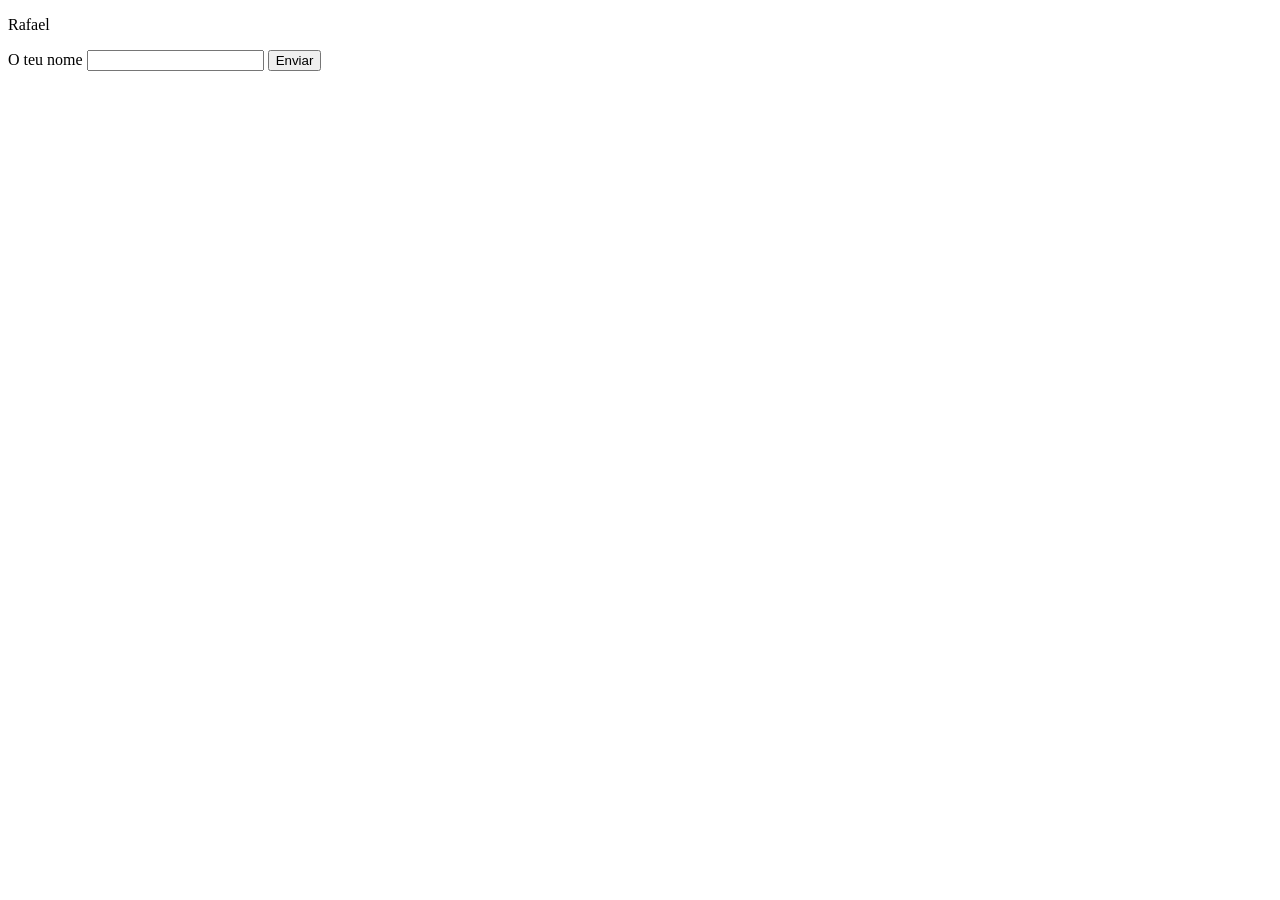
<file: Rafael Cesae/Programaçao Web/javaScript-class2/index.html>
<!DOCTYPE html>
<html lang="en">
<head>
    <meta charset="UTF-8">
    <meta name="viewport" content="width=device-width, initial-scale=1.0">
    <title id="pageTitle">Document</title>
    <script src="index.js" defer></script>
</head>
<body>
    <p id="studentName">Nome do aluno</p>

    <form id="nameForm">
        <label  for="nameInput">O teu nome</label>
        <input id="nameInput" type="text" required>
        <button type="submit">Enviar</button>
        <p id="feedbackMessage"></p>
    </form>
</body>
</html>
</file>
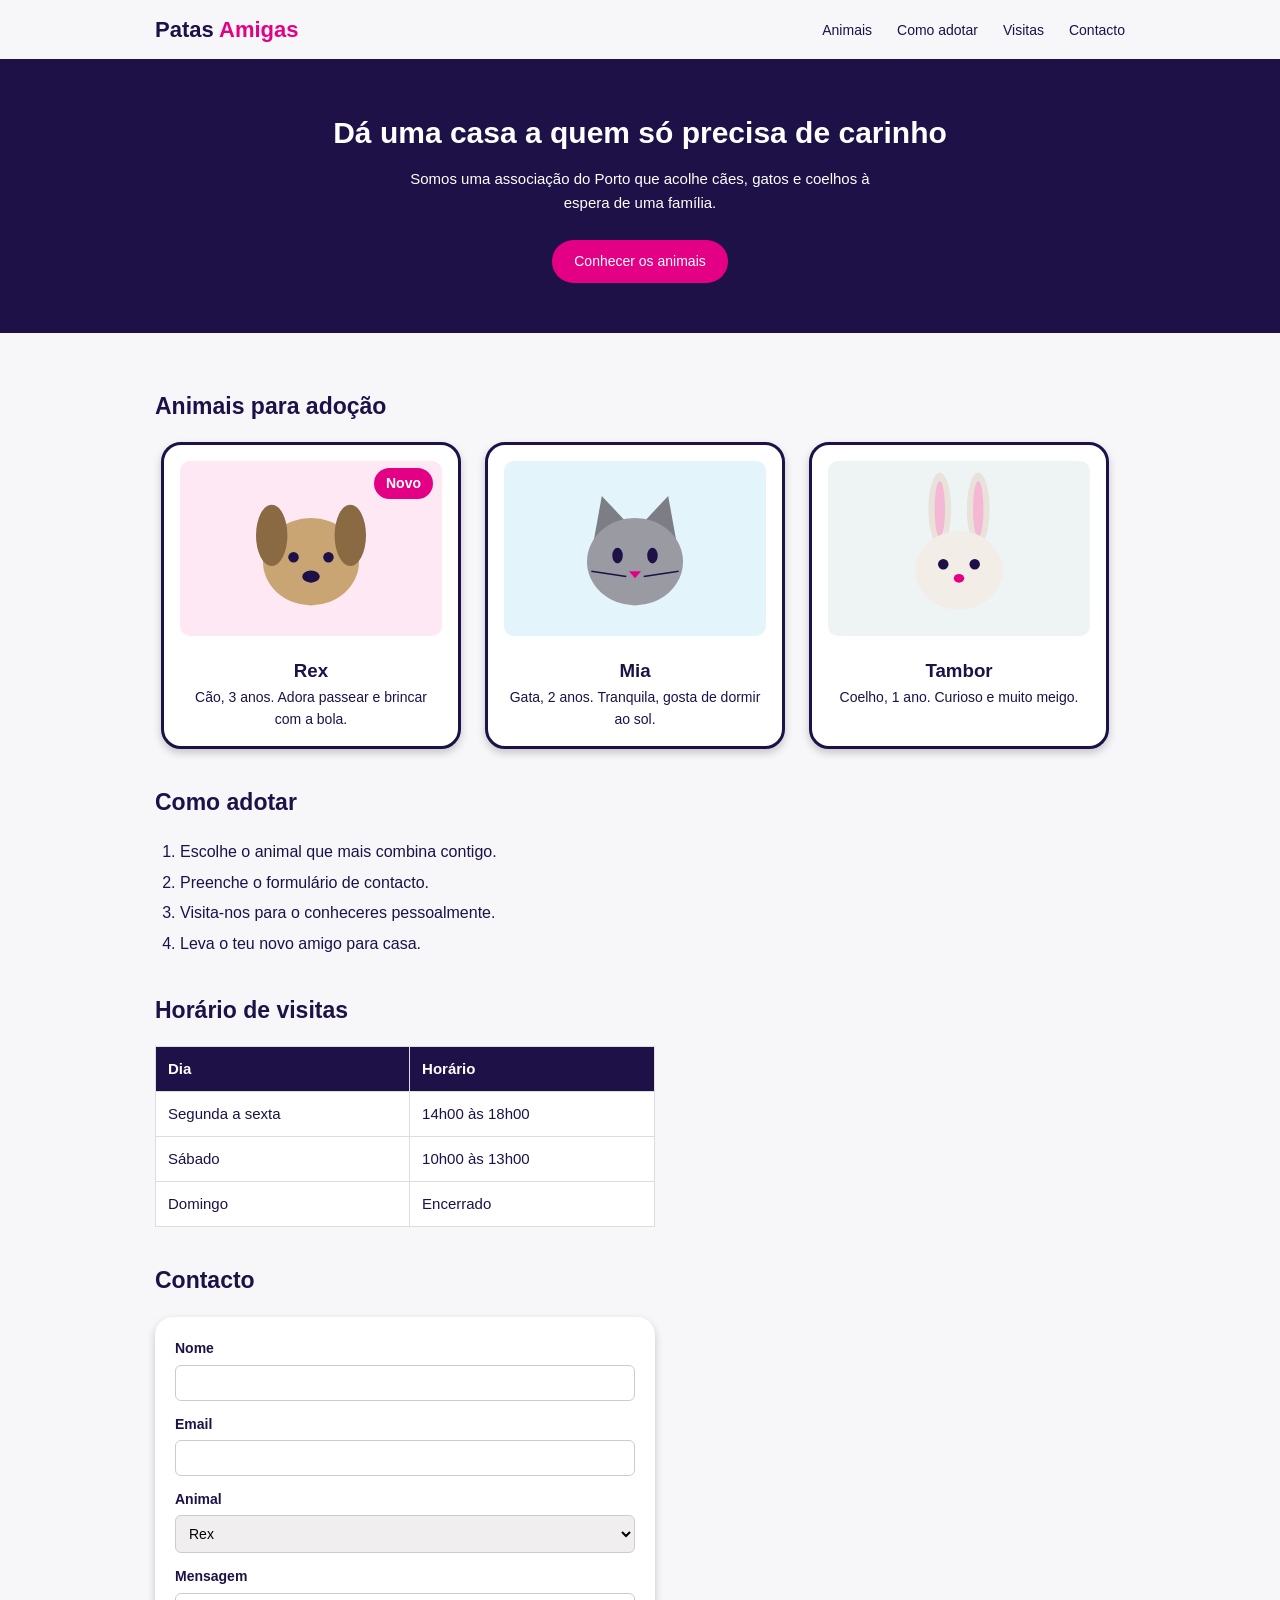
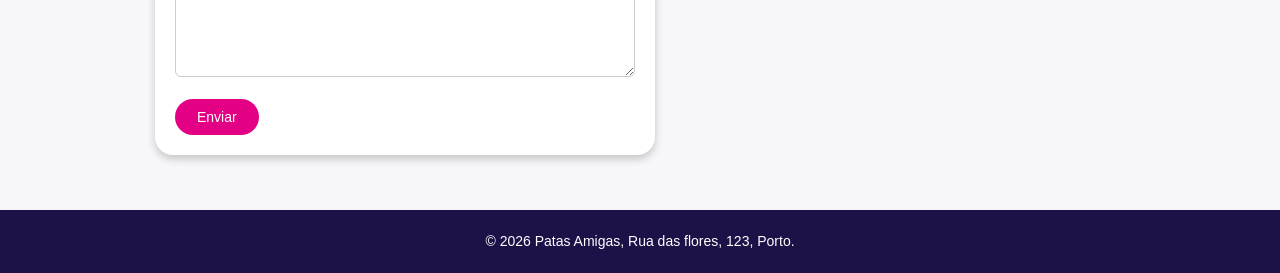
<file: Rafael Cesae/Programaçao Web/patas-amigas/index.html>
<!DOCTYPE html>
<html lang="pt-pt">

<head>
    <meta charset="UTF-8">
    <meta name="viewport" content="width=device-width, initial-scale=1.0">
    <title>Patas Amigas</title>
    <link rel="stylesheet" href="css/style.css">
</head>

<body>
    <header>
        <div class="container header-conteudo"> <!-- 2. O menu é uma lista `ul` com quatro links que levam às secções da página (`#animais`,`#adotar`, `#visitas` e `#contacto`). -->
            <p class="logotipo"> Patas <span> Amigas </span> </p>
            <nav>
                <ul>
                    <li><a href="#animais"> Animais </a></li>
                    <li><a href="#adotar"> Como adotar </a></li>
                    <li><a href="#visitas"> Visitas </a></li>
                    <li><a href="#contacto"> Contacto </a></li>
                </ul>
            </nav>
        </div>
    </header>

    <!-- 3. Só pode haver um `h1`. Os títulos das secções são `h2` e os nomes dos animais são `h3`. -->
    <main>
        <section class="destaque">
            <div>
                <h1> Dá uma casa a quem só precisa de carinho </h1> <!-- Apenas um h1 -->
                <p>
                    Somos uma associação do Porto que acolhe cães, gatos e coelhos à
                    <br>
                    espera de uma família.
                </p>
                <a href="#animais" class="botao"> Conhecer os animais </a>
            </div>
        </section>

        <div class="container conteudo">
            <section id="animais">

                <h2> Animais para adoção </h2>

                <div class="cartoes">
                    <article class="cartao">
                        <p class="selo"> Novo </p>
                        <img src="img/cao.svg" alt="Cão castanho"> <!-- 4. As três imagens têm um `alt` que descreve o animal. -->
                        <h3>Rex</h3>
                        <p> Cão, 3 anos. Adora passear e brincar com a bola. </p>
                    </article>

                    <article class="cartao">
                        <img src="img/gato.svg" alt="Gata cinzenta">
                        <h3>Mia</h3>
                        <p> Gata, 2 anos. Tranquila, gosta de dormir ao sol. </p>
                    </article>

                    <article class="cartao">
                        <img src="img/coelho.svg" alt="Coelho branco">
                        <h3>Tambor</h3>
                        <p>Coelho, 1 ano. Curioso e muito meigo.</p>
                    </article>
                </div>
            </section>

            <section id="adotar"> <!-- 5. A secção "Como adotar" é uma lista numerada (`ol`). -->
                <h2> Como adotar </h2>
                <ol>
                    <li>Escolhe o animal que mais combina contigo.</li>
                    <li>Preenche o formulário de contacto.</li>
                    <li>Visita-nos para o conheceres pessoalmente.</li>
                    <li>Leva o teu novo amigo para casa.</li>
                </ol>
            </section>

            <section id="visitas"> <!-- 6. O horário é uma tabela com `thead` e `tbody`. -->
                <h2> Horário de visitas </h2>

                <table>
                    <thead>
                        <tr>
                            <th>Dia</th>
                            <th>Horário</th>
                        </tr>
                    </thead>

                    <tbody>
                        <tr>
                            <td>Segunda a sexta</td>
                            <td>14h00 às 18h00</td>
                        </tr>
                        <tr>
                            <td>Sábado</td>
                            <td> 10h00 às 13h00</td>
                        </tr>
                        <tr>
                            <td>Domingo</td>
                            <td>Encerrado</td>
                        </tr>
                    </tbody>
                </table>
            </section>

            <section id="contacto">
                <!-- 7. O formulário tem `label` ligados aos campos (`for` e `id`), campos de texto e email obrigatórios, um `select` com os três animais, uma `textarea` e um botão.-->
                <h2> Contacto </h2>

                <form action="#" method="post">

                    <div class="campo">
                        <label for="nome"> Nome </label> <!-- Elemento Nome -->
                        <input type="text" id="nome" name="nome" required>
                    </div>

                    <div class="campo">
                        <label for="email"> Email </label> <!-- Elemento Email -->
                        <input type="email" id="email" name="email" required>
                    </div>

                    <div class="campo">
                        <label for="animal"> Animal </label> <!-- Elemento de Selecionar o animal -->
                        <select id="animal" name="animal">
                            <option value="rex"> Rex </option>
                            <option value="mia"> Mia </option>
                            <option value="tambor"> Tambor </option>
                        </select>
                    </div>

                    <div class="campo">
                        <label for="mensagem"> Mensagem </label> <!-- Elemento Mensagem -->
                        <textarea id="mensagem" name="mensagem" rows="4"></textarea>
                    </div>

                    <button type="submit" class="botao"> Enviar </button> <!-- Elemento Botão de enviar -->

                </form>
            </section>
        </div>
    </main>
    <footer>
        <p> &copy; 2026 Patas Amigas, Rua das flores, 123, Porto. </p>
    </footer>

</body>

</html>
</file>
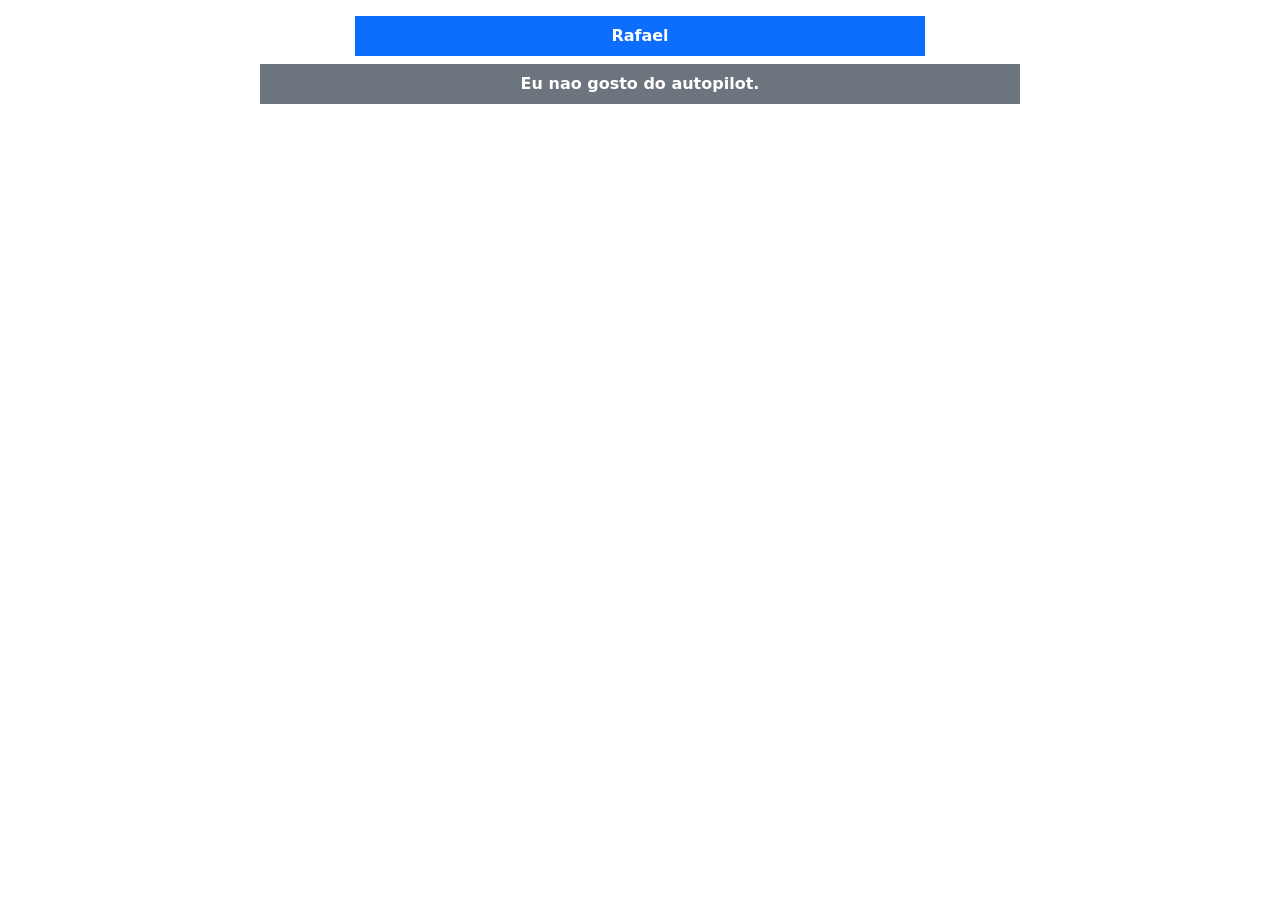
<file: Rafael Cesae/Programaçao Web/boostrap-class1/exercicio.html>
<!DOCTYPE html>
<html lang="en">
<head>
    <meta charset="UTF-8">
    <meta name="viewport" content="width=device-width, initial-scale=1.0">
    <title>Document</title>
    <link href="https://cdn.jsdelivr.net/npm/bootstrap@5.3.8/dist/css/bootstrap.min.css" rel="stylesheet"
        integrity="sha384-sRIl4kxILFvY47J16cr9ZwB07vP4J8+LH7qKQnuqkuIAvNWLzeN8tE5YBujZqJLB" crossorigin="anonymous">
</head>
<body>
    <div class="container text-center">
        <div class="row justify-content-center gap-2">
            <div class="col-md-6 mt-3 text-white p-2 bg-primary fw-bold">
                Rafael
            </div>
            <div class="col-md-8  p-2 text-white bg-secondary fw-bold">
                Eu nao gosto do autopilot.
            </div>
        </div>
    </div>
    <script src="https://cdn.jsdelivr.net/npm/bootstrap@5.3.8/dist/js/bootstrap.bundle.min.js"
        integrity="sha384-FKyoEForCGlyvwx9Hj09JcYn3nv7wiPVlz7YYwJrWVcXK/BmnVDxM+D2scQbITxI"
        crossorigin="anonymous"></script>
</body>
</html>
</file>
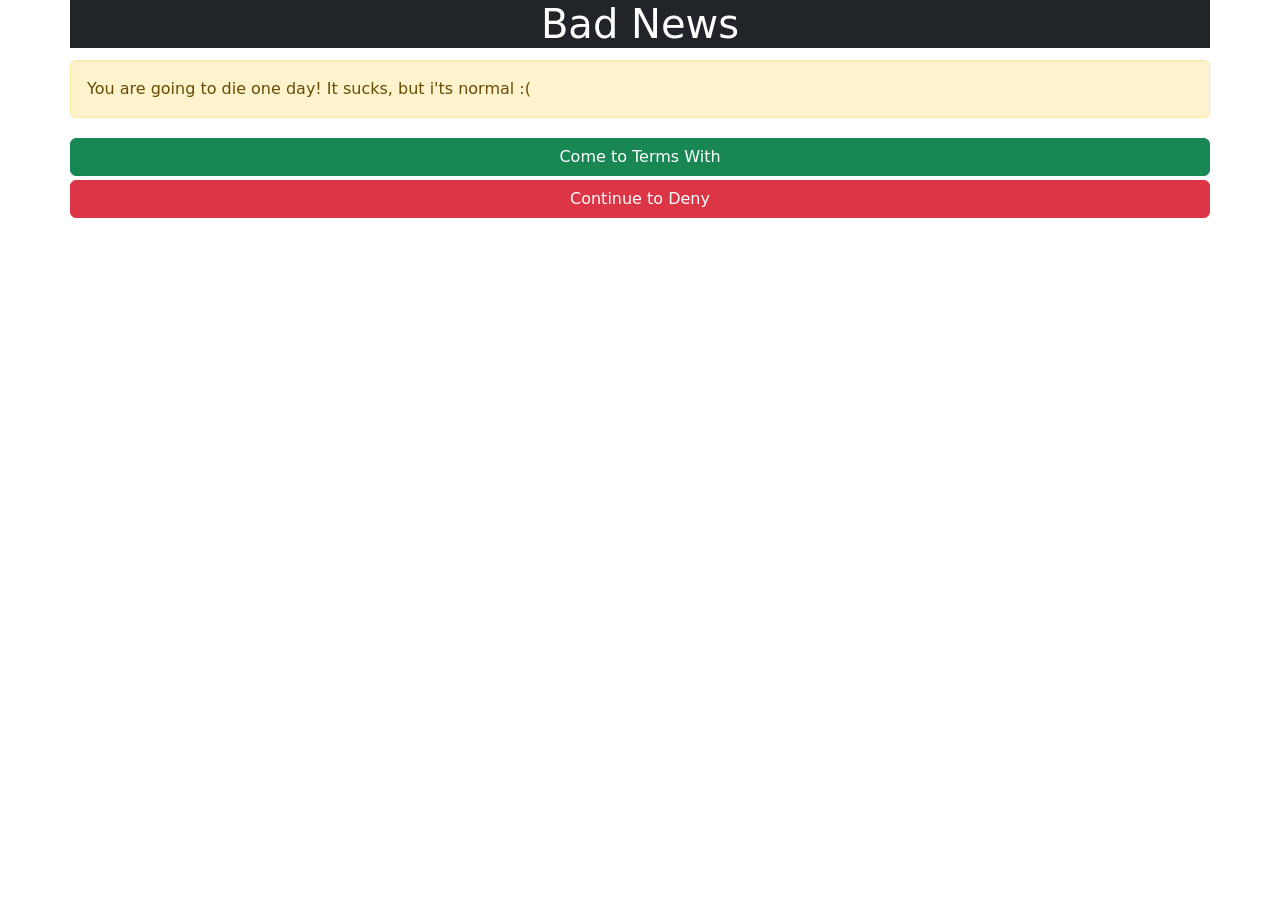
<file: Rafael Cesae/Programaçao Web/boostrap-class1/exercicio02.html>
<!DOCTYPE html>
<html lang="en">

<head>
    <meta charset="UTF-8">
    <meta name="viewport" content="width=device-width, initial-scale=1.0">
    <title>Document</title>
    <link href="https://cdn.jsdelivr.net/npm/bootstrap@5.3.8/dist/css/bootstrap.min.css" rel="stylesheet"
        integrity="sha384-sRIl4kxILFvY47J16cr9ZwB07vP4J8+LH7qKQnuqkuIAvNWLzeN8tE5YBujZqJLB" crossorigin="anonymous">
</head>

<body>
    <div class="container">
        <div class="row gap-1">
            <div class="col-md-12 h1 text-center text-white bg-dark ">
                Bad News
            </div>
            <div class="col-md-12  alert alert-warning" role="alert">
                You are going to die one day! It sucks, but i'ts normal :(
            </div>

            <button class="btn btn-success"> Come to Terms With </button>
            <button class="btn btn-danger"> Continue to Deny </button>

        </div>
    </div>

    </div>
    <script src="https://cdn.jsdelivr.net/npm/bootstrap@5.3.8/dist/js/bootstrap.bundle.min.js"
        integrity="sha384-FKyoEForCGlyvwx9Hj09JcYn3nv7wiPVlz7YYwJrWVcXK/BmnVDxM+D2scQbITxI"
        crossorigin="anonymous"></script>
</body>

</html>
</file>
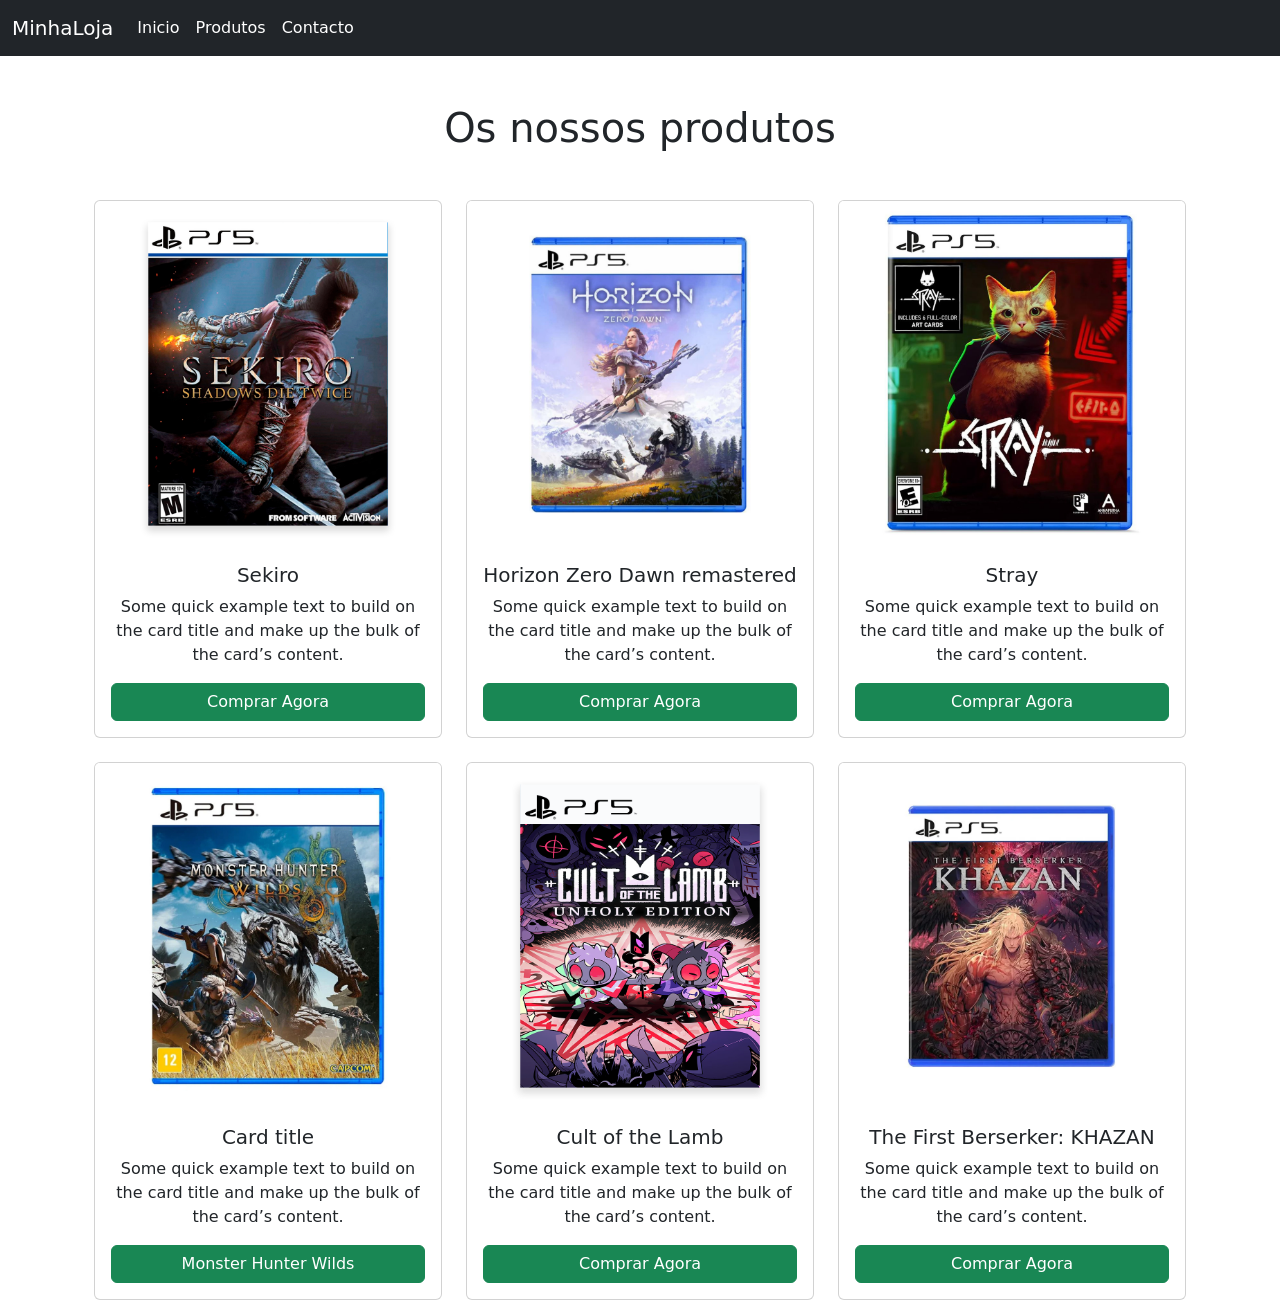
<file: Rafael Cesae/Programaçao Web/boostrap-class1/exercicio03.html>
<!DOCTYPE html>
<html lang="en">

<head>
    <meta charset="UTF-8">
    <meta name="viewport" content="width=device-width, initial-scale=1.0">
    <title>Document</title>
    <link href="https://cdn.jsdelivr.net/npm/bootstrap@5.3.8/dist/css/bootstrap.min.css" rel="stylesheet"
        integrity="sha384-sRIl4kxILFvY47J16cr9ZwB07vP4J8+LH7qKQnuqkuIAvNWLzeN8tE5YBujZqJLB" crossorigin="anonymous">
</head>

<body>
    <nav class="navbar navbar-expand-lg bg-dark">
        <div class="container-fluid">
            <a class="navbar-brand text-white" href="#">MinhaLoja</a>
            <button class="navbar-toggler bg-light" type="button" data-bs-toggle="collapse" data-bs-target="#navbarNav"
                aria-controls="navbarNav" aria-expanded="false" aria-label="Toggle navigation">
                <span class="navbar-toggler-icon"></span>
            </button>
            <div class="collapse navbar-collapse" id="navbarNav">
                <ul class="navbar-nav me-auto mb-2 mb-lg-0">
                    <li class="nav-item">
                        <a class="nav-link active text-white" aria-current="page" href="#">Inicio</a>
                    </li>
                    <li class="nav-item">
                        <a class="nav-link text-white" href="#">Produtos</a>
                        
                    </li>
                    <li class="nav-item">
                        <a class="nav-link text-white" href="#">Contacto</a>
                    </li>
                </ul>
            </div>
        </div>
    </nav>
    <!--<nav class="navbar navbar-expand-lg bg-dark">

        <div class="container-fluid">
            <a class="navbar-brand text-white" href="#">MinhaLoja</a>
            <button class="navbar-toggler" type="button" data-bs-toggle="collapse"
                data-bs-target="#navbarSupportedContent" aria-controls="navbarSupportContent" aria-expanded="false"
                aria-label="Toggle navigation"></button>
            <span class="navbar-toggler-icon navbar dark"></span>
            <div class="">
                <div class="navbar-nav">
                    <a class="nav-link active text-white" aria-current="page" href="#">Inicio</a>
                    <a class="nav-link text-white" href="#">Produtos</a>
                    <a class="nav-link text-white" href="#">Contacto</a>
                </div>
            </div>
        </div>
    </nav> -->

    <main class="container mt-5 g-4 text-center">
        <h1> Os nossos produtos </h1>
        <div class="container mt-5">

            <div class="row g-4">
                <div class="col-md-4">
                    <div class="card">
                        <img src="../assets/img/SEKIRO.png" class="card-img-top objective-fit-cover" alt="Sekiro">
                        <div class="card-body">
                            <h5 class="card-title">Sekiro</h5>
                            <p class="card-text">Some quick example text to build on the card title and make up the bulk
                                of
                                the
                                card’s content.</p>
                            <a href="#" class="btn btn-success d-grid">Comprar Agora</a>
                        </div>
                    </div>
                </div>
                <div class="col-md-4">
                    <div class="card">
                        <img src="../assets/img/Horizon-Zero-Dawn-Remastered-Playstation-5-.png" class="card-img-top"
                            alt="Horizon Zero Dawn remastered">
                        <div class="card-body">
                            <h5 class="card-title">Horizon Zero Dawn remastered</h5>
                            <p class="card-text">Some quick example text to build on the card title and make up the bulk
                                of
                                the
                                card’s content.</p>
                            <a href="#" class="btn btn-success d-grid">Comprar Agora</a>
                        </div>
                    </div>
                </div>
                <div class="col-md-4">
                    <div class="card">
                        <img src="../assets/img/stray-ps5.jpg" class="card-img-top" alt="Stray">
                        <div class="card-body">
                            <h5 class="card-title">Stray</h5>
                            <p class="card-text">Some quick example text to build on the card title and make up the bulk
                                of
                                the
                                card’s content.</p>
                            <a href="#" class="btn btn-success d-grid">Comprar Agora</a>
                        </div>
                    </div>
                </div>

                <div class="col-md-4">
                    <div class="card">
                        <img src="../assets/img/monster-hunter-wilds.jfif" class="card-img-top"
                            alt="Monster Hunter Wilds">
                        <div class="card-body">
                            <h5 class="card-title">Card title</h5>
                            <p class="card-text">Some quick example text to build on the card title and make up the bulk
                                of
                                the
                                card’s content.</p>
                            <a href="#" class="btn btn-success d-grid">Monster Hunter Wilds</a>
                        </div>
                    </div>
                </div>
                <div class="col-md-4">
                    <div class="card">
                        <img src="../assets/img/cult-of-the-lamb.png" class="card-img-top" alt="Cult of the Lamb">
                        <div class="card-body">
                            <h5 class="card-title">Cult of the Lamb</h5>
                            <p class="card-text">Some quick example text to build on the card title and make up the bulk
                                of
                                the
                                card’s content.</p>
                            <a href="#" class="btn btn-success d-grid">Comprar Agora</a>
                        </div>
                    </div>
                </div>
                <div class="col-md-4">
                    <div class="card">
                        <img src="../assets/img/khazan.webp" class="card-img-top" alt="The First Berserker: KHAZAN">
                        <div class="card-body">
                            <h5 class="card-title">The First Berserker: KHAZAN</h5>
                            <p class="card-text">Some quick example text to build on the card title and make up the bulk
                                of
                                the
                                card’s content.</p>
                            <a href="#" class="btn btn-success d-grid">Comprar Agora</a>
                        </div>
                    </div>
                </div>
            </div>
        </div>


    </main>
    <script src="https://cdn.jsdelivr.net/npm/bootstrap@5.3.8/dist/js/bootstrap.bundle.min.js"
        integrity="sha384-FKyoEForCGlyvwx9Hj09JcYn3nv7wiPVlz7YYwJrWVcXK/BmnVDxM+D2scQbITxI"
        crossorigin="anonymous"></script>
</body>

</html>
</file>
<file: Rafael Cesae/Programaçao Web/patas-amigas/css/style.css>
* {
    box-sizing: border-box;
    margin: 0;
    padding: 0;
}

body {
    font-family: Arial, Helvetica, sans-serif;
    color: #1d1148;
    background-color: #f7f7f9;
    line-height: 1.6;
}

.container {
    max-width: 1000px;
    width: 100%;
    margin: 0 auto;
    padding: 0 15px;
}

/* --------------- */

header {
    padding: 12px 0;
}

.header-conteudo {
    display: flex;
    justify-content: space-between;
    align-items: center;
    flex-wrap: wrap;
    gap: 12px;
}

.logotipo {
    color: #1d1148;
    font-size: 22px;
    font-weight: bold;
    text-decoration: none;
}

.logotipo span {
    color: #e40084;
}

nav ul {
    display: flex;
    gap: 25px;
    list-style: none;
}

nav a {
    color: #1d1148;
    text-decoration: none;
    font-size: 14px;
    transition: color 0.3s;
}

nav a:hover {
    color: #b8006a;
}

/* --------------- */

.destaque {
    background-color: #1d1148;
    color: #ffffff;
    text-align: center;
    padding: 50px 15px;
}

.destaque h1 {
    font-size: 30px;
    margin-bottom: 10px;
}

.destaque p {
    font-size: 15px;
    margin-bottom: 25px;
}

.botao {
    display: inline-block;
    background-color: #e40084;
    color: #ffffff;
    border: none;
    border-radius: 25px;
    padding: 10px 22px;
    font-family: Arial, Helvetica, sans-serif;
    font-size: 14px;
    text-decoration: none;
    transition: background-color 0.3s;
}

.botao:hover {
    background-color: #b8006a;
}

/* --------------- */

.conteudo {
    padding-top: 20px;
    padding-bottom: 20px;
}

section {
    margin-bottom: 35px;
}

section h2 {
    font-size: 23px;
    margin-bottom: 18px;
}

/* --------------- */

.cartoes {
    display: flex;
    flex-wrap: wrap;
    gap: 24px;
    margin-left: 6px;
}

.cartao {
    box-sizing: border-box;
    width: 300px;
    padding: 16px;
    border: 3px solid #1d1148;
    border-radius: 20px;
    background-color: #ffffff;
    box-shadow: 0 4px 8px rgba(0, 0, 0, 0.2);
    text-align: center;
    position: relative;
}

.cartao img {
    width: 100%;
    overflow: hidden;
    object-fit: cover;
    border-radius: 10px;
    margin-bottom: 12px;
}

.cartao p {
    font-size: 14px;
}


.selo {
    top: 23px;
    right: 25px;
    background-color: #e40084;
    color: #ffffff;
    padding: 4px 12px;
    border-radius: 25px;
    font-size: 11px;
    font-weight: bold;
    position: absolute;
}

/* --------------- */

#adotar ol {
    padding-left: 25px;
}

#adotar li {
    margin-bottom: 5px;
}

/* --------------- */

table {
    width: 100%;
    max-width: 500px;
    border-collapse: collapse;
    background-color: #ffffff;
    font-size: 15px;
    
}

thead {
    background-color: #1d1148;
    color: #ffffff;
}

th {
    border: 1px solid #dddddd;
    padding: 10px 12px;
    text-align: left;
    font-weight: bold;
}

td {
    border: 1px solid #dddddd;
    padding: 10px 12px;
    text-align: left;
}


/* --------------- */

form {
    width: 100%;
    max-width: 500px;
    background-color: #ffffff;
    padding: 20px;
    border-radius: 18px;
    box-shadow: 0 4px 8px rgba(0, 0, 0, 0.2);
}

.campo {
    margin-bottom: 12px;
}

.campo label {
    display: block;
    font-size: 14px;
    font-weight: bold;
    margin-bottom: 5px;
}

.campo input { 
    width: 100%;
    padding: 9px;
    border: 1px solid #cccccc;
    border-radius: 6px;
    font-family: Arial, Helvetica, sans-serif;
    font-size: 14px;
}
.campo select { 
    width: 100%;
    padding: 9px;
    border: 1px solid #cccccc;
    border-radius: 6px;
    background-color:#f0eeee;
    font-family: Arial, Helvetica, sans-serif;
    font-size: 14px;
}
.campo textarea { 
    width: 100%;
    padding: 9px;
    border: 1px solid #cccccc;
    border-radius: 6px;
    font-family: Arial, Helvetica, sans-serif;
    font-size: 14px;
    resize: vertical;
}


form button {
    margin-top: 3px;
}

/* --------------- */

footer {
    background-color: #1d1148;
    color: #ffffff;
    text-align: center;
    padding: 20px 15px;
    font-size: 14px;
}

/* --------------- */

@media (max-width: 700px) {

    .header-conteudo {
        flex-direction: column;
        align-items: center;
    }

    nav ul {
        justify-content: center;
        gap: 12px;
    }

    .destaque {
        padding: 40px 15px;
    }

    .destaque h1 {
        font-size: 25px;
    }


    .cartoes {
        justify-content: center;
    }

    .cartao {
        max-width: 100%;
    }

}

@media (max-width: 350px) {

    .logotipo {
        font-size: 19px;
    }

    nav ul {
        gap: 8px;
    }

    nav a {
        font-size: 12px;
    }

    .destaque h1 {
        font-size: 22px;
    }

}
</file>
